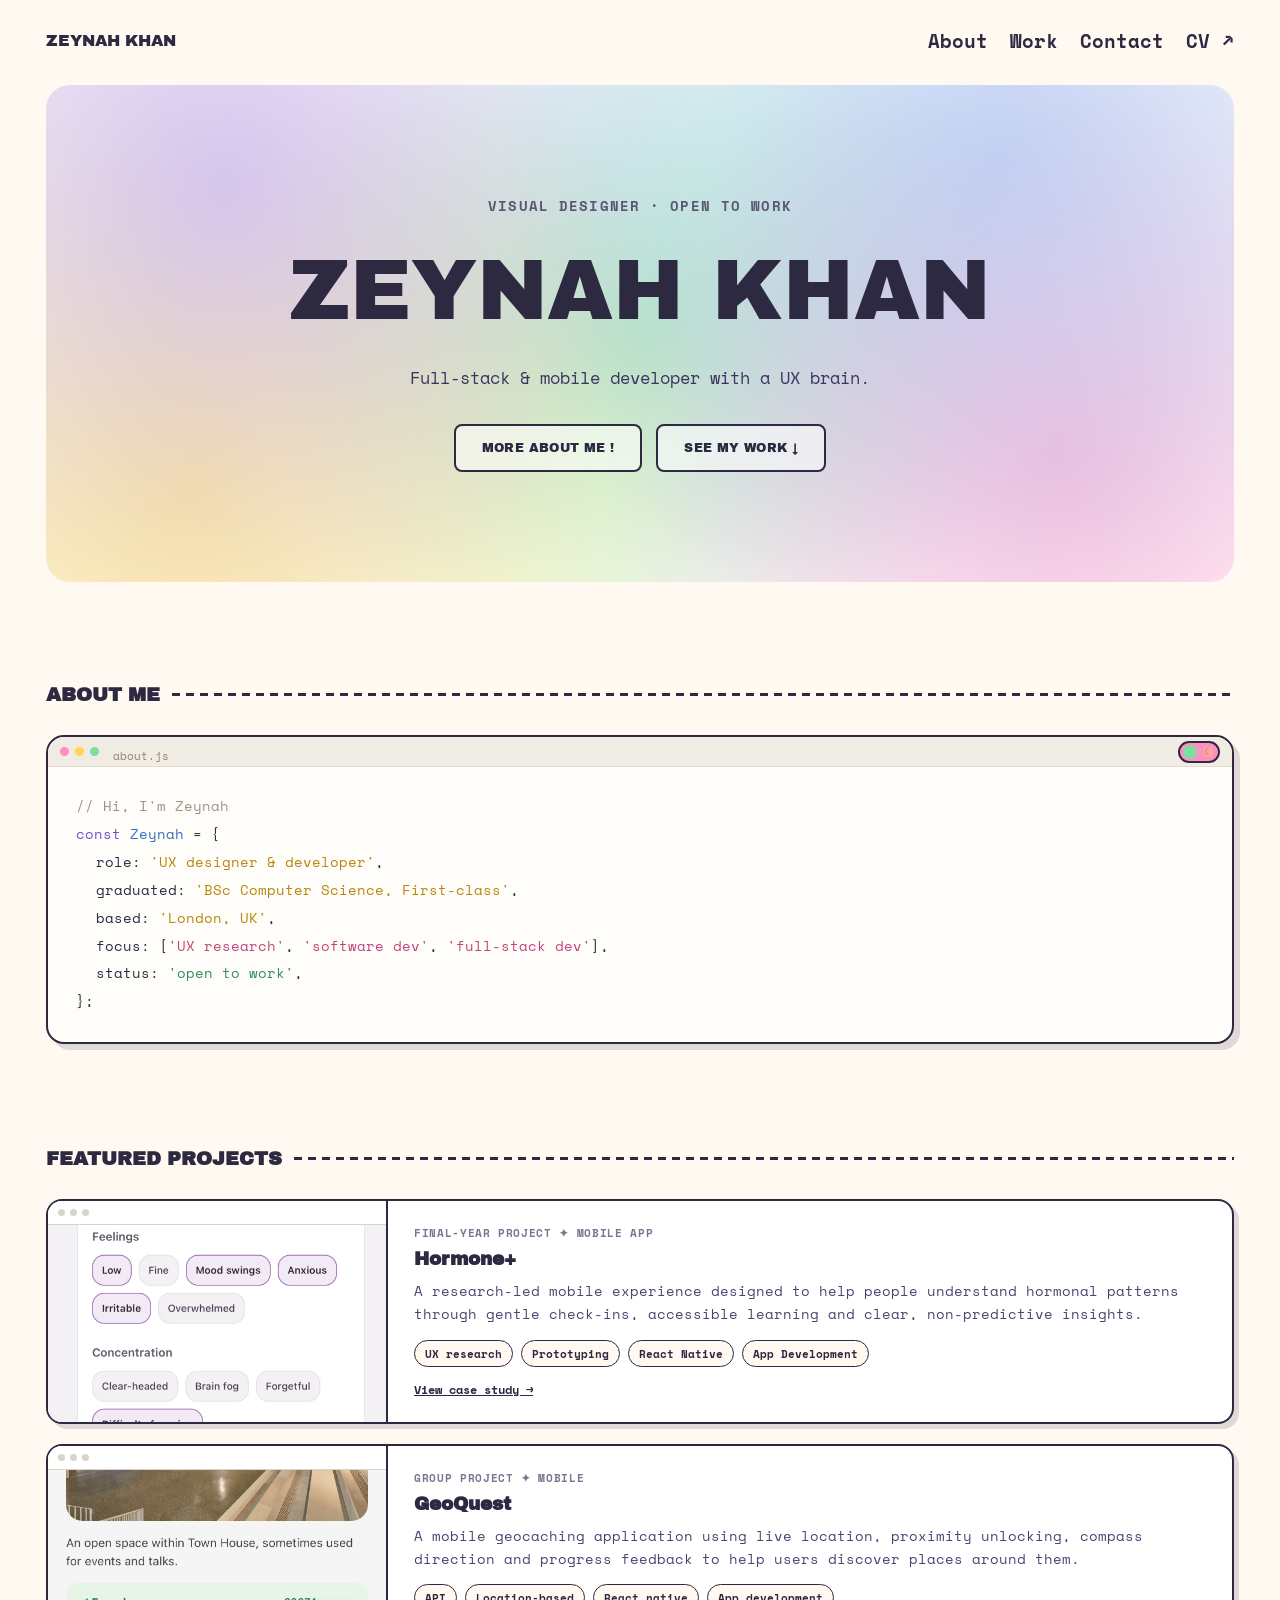
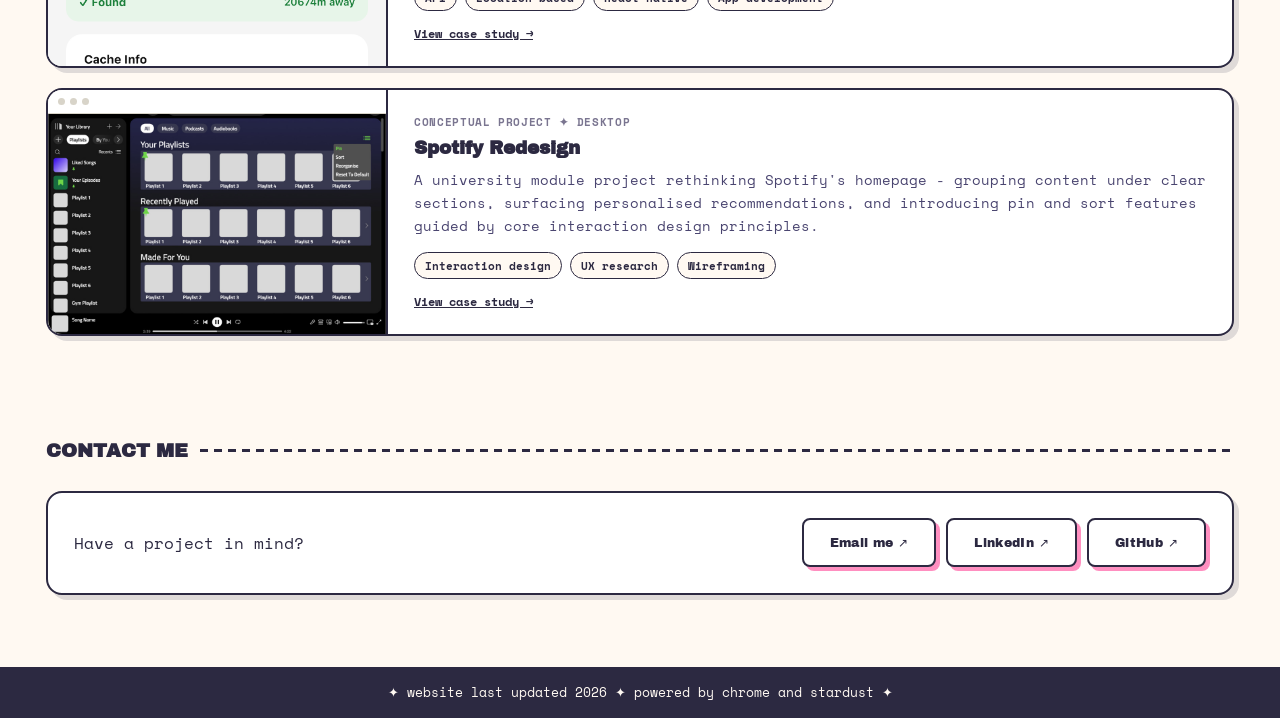
<file: index.html>
<!DOCTYPE html>
<html lang="en">
<head>
<meta charset="UTF-8">
<meta name="viewport" content="width=device-width, initial-scale=1.0">
<title>ZEYNAH KHAN</title>
<link rel="preconnect" href="https://fonts.googleapis.com">
<link href="https://fonts.googleapis.com/css2?family=Beau+Rivage&family=Archivo+Black&family=Space+Mono:wght@400;700&display=swap" rel="stylesheet">
<link rel="stylesheet" href="css/style.css">
<link rel="icon" type="image/png" href="portfolio-icon.png">
</head>
<body>
  <a href="#main" style="position:absolute; left:-9999px; top:0; background:var(--ink); color:var(--cream); padding:10px 16px; z-index:100;" onfocus="this.style.left='10px'" onblur="this.style.left='-9999px'">Skip to main content</a>
<div class="wrap" id="main">
  <nav class="nav">
    <span class="nav-mark">ZEYNAH KHAN</span>
    <div class="nav-links"><a href="#About">About</a><a href="#Work">Work</a><a href="#Contact">Contact</a><a href="assets/cv/ZeynahKhan_CV.pdf">CV ↗</a></div>
  </nav>

  <div class="hero-frame">
    <div class="hero-body">
      <p class="eyebrow" style="font-size: 14px;">VISUAL DESIGNER · OPEN TO WORK</p>
      <h1>ZEYNAH KHAN</h1>
      <p class="lede">Full-stack & mobile developer with a UX brain.</p>
      <div class="hero-actions">
        <a class="btn btn-tr" href="#About">MORE ABOUT ME !</a>
        <a class="btn btn-tr" href="#Work">SEE MY WORK ↓</a>
      </div>
    </div>
  </div>

  <section class="section" id="About">
    <div class="section-title"><h2>ABOUT ME</h2><span class="rule"></span></div>
      <div class="code-card" id="aboutCodeCard">
        <div class="code-bar">
          <span></span><span></span><span></span>
          <span class="filename">about.js</span>
          <button class="theme-toggle" id="themeToggle" aria-pressed="false" aria-label="Toggle dark mode for this code editor">
            <span class="toggle-track">
              <span class="toggle-icon toggle-icon-sun">☀</span>
              <span class="toggle-icon toggle-icon-moon">☾</span>
              <span class="toggle-thumb"></span>
            </span>
          </button>
        </div>
        <div class="code-body">
          <p class="code-comment">// Hi, I'm Zeynah</p>
          <p><span class="code-keyword">const</span> <span class="code-var">Zeynah</span> = {</p>
          <p class="indent">role: <span class="code-string">'UX designer & developer'</span>,</p>
          <p class="indent">graduated: <span class="code-string">'BSc Computer Science, First-class'</span>,</p>
          <p class="indent">based: <span class="code-string">'London, UK'</span>,</p>
          <p class="indent">focus: [<span class="code-tag">'UX research'</span>, <span class="code-tag">'software dev'</span>, <span class="code-tag">'full-stack dev'</span>],</p>
          <p class="indent">status: <span class="code-status">'open to work'</span>,</p>
          <p>};</p>
        </div>
      </div>
  </section>

  <section class="section" id="Work">
    <div class="section-title"><h2>FEATURED PROJECTS</h2><span class="rule"></span></div>
    <div class="cards">

      <a class="card-link" href="/pages/hormone-plus.html">
      <article class="card">
        <div class="browser">
          <div class="browser-bar"><span></span><span></span><span></span></div>
          <div class="browser-screen"><img src="./assets/images/hormone-plus/log-symptoms.png" alt="Hormone+ app screenshot"></div>
        </div>
        <div class="card-body">
          <span class="card-tag">Final-Year Project ✦ Mobile app</span>
          <h3>Hormone+</h3>
          <p>A research-led mobile experience designed to help people understand hormonal patterns through gentle check-ins, accessible learning and clear, non-predictive insights.</p>
          <div class="card-meta"><span class="meta-chip">UX research</span><span class="meta-chip">Prototyping</span><span class="meta-chip">React Native</span><span class="meta-chip">App Development</span></div>
          <span class="card-cta">View case study →</span>
        </div>
      </article>
      </a>

      <a class="card-link" href="/pages/geoquest.html">
      <article class="card">
        <div class="browser">
          <div class="browser-bar"><span></span><span></span><span></span></div>
          <div class="browser-screen"><img src="./assets/images/geoquest/cache.jpg" alt="Hormone+ app screenshot"></div>
        </div>
        <div class="card-body">
          <span class="card-tag">Group Project ✦ Mobile</span>
          <h3>GeoQuest</h3>
          <p>A mobile geocaching application using live location, proximity unlocking, compass direction and progress feedback to help users discover places around them.</p>
          <div class="card-meta"><span class="meta-chip">API</span><span class="meta-chip">Location-based</span><span class="meta-chip">React native</span><span class="meta-chip">App development</span></div>
          <span class="card-cta">View case study →</span>
        </div>
      </article>
    </a>

      <a class="card-link" href="/pages/spotify-redesign.html">
      <article class="card">
        <div class="browser">
          <div class="browser-bar"><span></span><span></span><span></span></div>
          <div class="browser-screen"><img src="./assets/images/spotify-redesign/pin-menu.jpg" alt="Hormone+ app screenshot"></div>
        </div>
        <div class="card-body">
          <span class="card-tag">Conceptual Project ✦ Desktop</span>
          <h3>Spotify Redesign</h3>
          <p>A university module project rethinking Spotify's homepage - grouping content under clear sections, surfacing personalised recommendations, and introducing pin and sort features guided by core interaction design principles.</p>
          <div class="card-meta"><span class="meta-chip">Interaction design</span><span class="meta-chip">UX research</span><span class="meta-chip">Wireframing</span></div>
          <span class="card-cta">View case study →</span>
        </div>
      </article>
    </a>
    </div>
  </section>

  <section class="section" id="Contact">
    <div class="section-title"><h2>CONTACT ME</h2><span class="rule"></span></div>
    <div class="contact-bar">
      <p>Have a project in mind?</p>
      <div class="contact-actions">
        <a class="btn btn-ghost" href="mailto:zeynahkhan.dev@outlook.com">Email me ↗</a>
        <a class="btn btn-ghost" href="https://www.linkedin.com/in/zeynah-khan" target="_blank" rel="noopener">LinkedIn ↗</a>
        <a class="btn btn-ghost" href="https://github.com/zeynah-khan" target="_blank" rel="noopener">GitHub ↗</a>
      </div>
    </div>
  </section>
</div>
<footer>✦ website last updated 2026 ✦ powered by chrome and stardust ✦</footer>
<script>
  var themeToggle = document.getElementById('themeToggle');
  var codeCard = document.getElementById('aboutCodeCard');
  themeToggle.addEventListener('click', function(){
    var isDark = codeCard.classList.toggle('dark-mode');
    themeToggle.setAttribute('aria-pressed', isDark);
  });
</script>
</body>
</html>
</file>
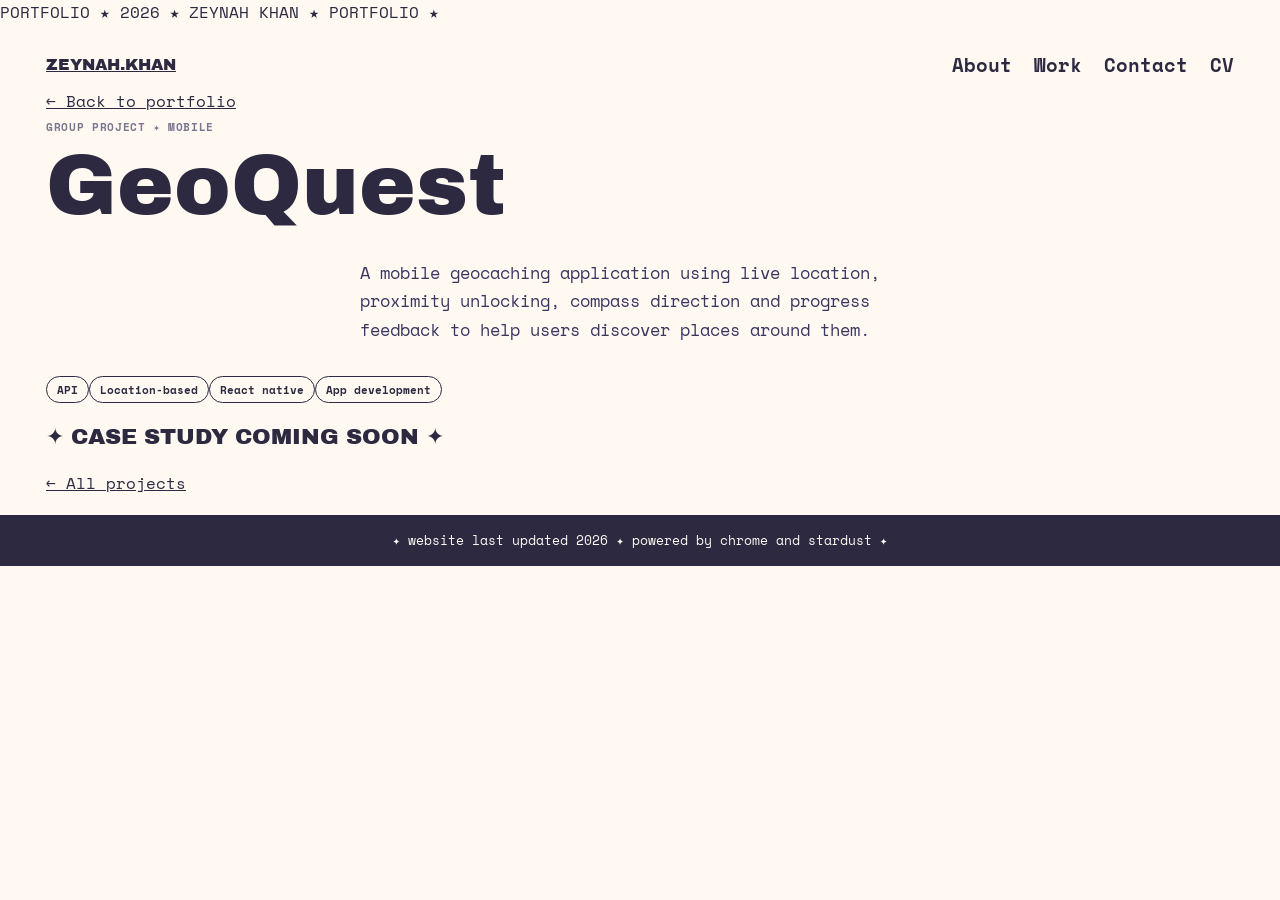
<file: pages/geoquest.html>
<!DOCTYPE html>
<html lang="en">
<head>
<meta charset="UTF-8">
<meta name="viewport" content="width=device-width, initial-scale=1.0">
<title>PROJECT NAME — ZEYNAH.KHAN</title>
<link rel="preconnect" href="https://fonts.googleapis.com">
<link href="https://fonts.googleapis.com/css2?family=Beau+Rivage&family=Archivo+Black&family=Space+Mono:wght@400;700&display=swap" rel="stylesheet">
<link rel="stylesheet" href="../css/style.css">
</head>
<body>
<div class="corner-ribbon">PORTFOLIO ★ 2026 ★ ZEYNAH KHAN ★ PORTFOLIO ★</div>

<div class="wrap">
  <nav class="nav">
    <a class="nav-mark" href="../index.html">ZEYNAH.KHAN</a>
    <div class="nav-links"><a href="../index.html#About">About</a><a href="../index.html#Work">Work</a><a href="../index.html#Contact">Contact</a><a href="../assets/cv/ZeynahKhan_CV.pdf">CV</a></div>
  </nav>

  <a class="back-link" href="../index.html">← Back to portfolio</a>

  <header class="case-hero">
    <span class="card-tag">Group Project ✦ Mobile</span>
    <h1>GeoQuest</h1>
    <p class="lede">A mobile geocaching application using live location, proximity unlocking, compass direction and progress feedback to help users discover places around them.</p>
    <div class="case-meta">
        <span class="meta-chip">API</span><span class="meta-chip">Location-based</span><span class="meta-chip">React native</span><span class="meta-chip">App development</span>
    </div>
  </header>

  <section class="case-block">
    <p class="sub" style="font-family:'Archivo Black'; font-size:1.4rem;">✦ CASE STUDY COMING SOON ✦</p>
  </section>

  <div class="case-nav">
    <a href="../index.html#Work">← All projects</a>
  </div>
</div>
<footer>✦ website last updated 2026 ✦ powered by chrome and stardust ✦</footer>
</body>
</html>
</file>
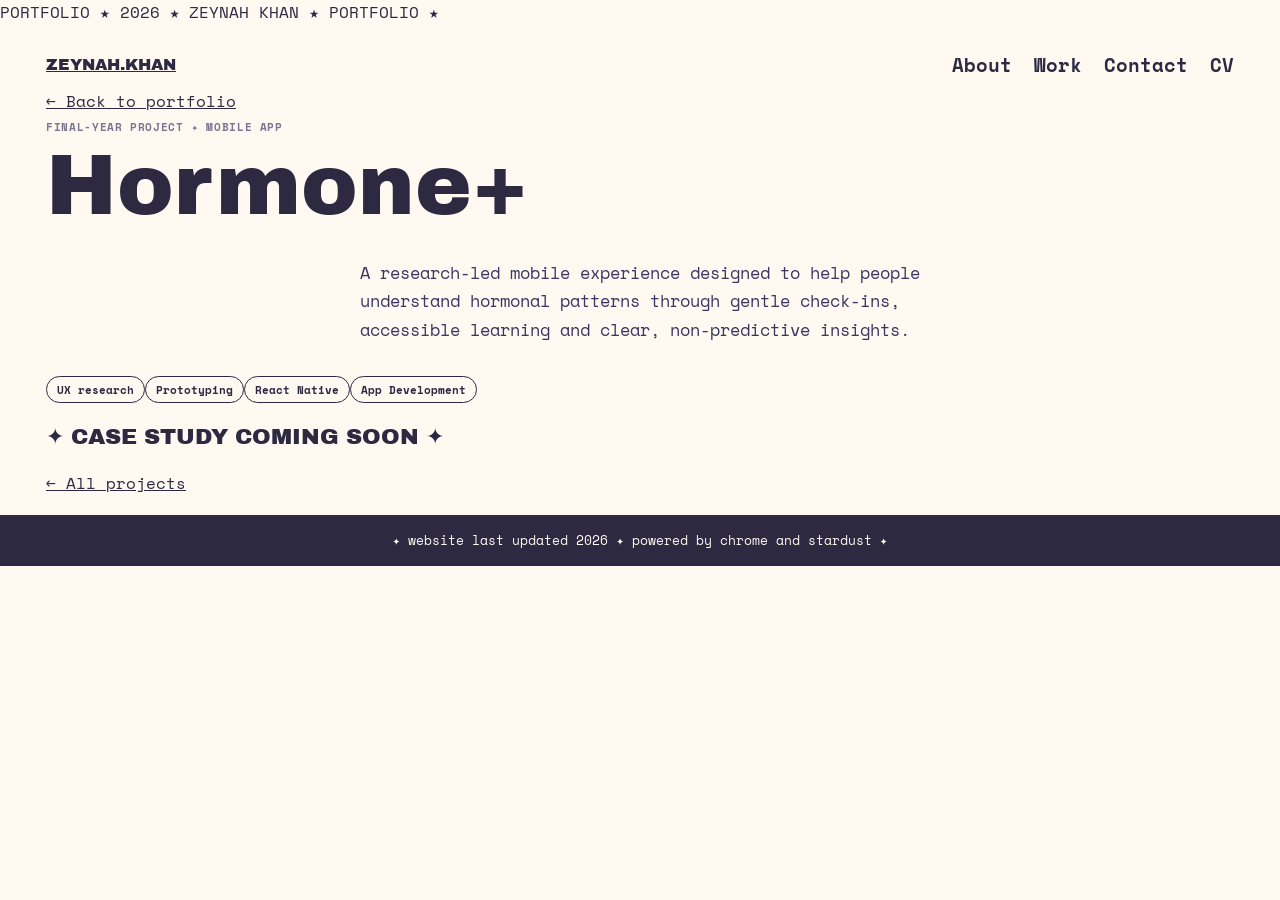
<file: pages/hormone-plus.html>
<!DOCTYPE html>
<html lang="en">
<head>
<meta charset="UTF-8">
<meta name="viewport" content="width=device-width, initial-scale=1.0">
<title>PROJECT NAME — ZEYNAH.KHAN</title>
<link rel="preconnect" href="https://fonts.googleapis.com">
<link href="https://fonts.googleapis.com/css2?family=Beau+Rivage&family=Archivo+Black&family=Space+Mono:wght@400;700&display=swap" rel="stylesheet">
<link rel="stylesheet" href="../css/style.css">
</head>
<body>
<div class="corner-ribbon">PORTFOLIO ★ 2026 ★ ZEYNAH KHAN ★ PORTFOLIO ★</div>

<div class="wrap">
    <nav class="nav">
      <a class="nav-mark" href="../index.html">ZEYNAH.KHAN</a>
      <div class="nav-links"><a href="../index.html#About">About</a><a href="../index.html#Work">Work</a><a href="../index.html#Contact">Contact</a><a href="../assets/cv/ZeynahKhan_CV.pdf">CV</a></div>
    </nav>
  
  <a class="back-link" href="../index.html">← Back to portfolio</a>

  <header class="case-hero">
    <span class="card-tag">Final-Year Project ✦ Mobile app</span>
    <h1>Hormone+</h1>
    <p class="lede">A research-led mobile experience designed to help people understand hormonal patterns through gentle check-ins, accessible learning and clear, non-predictive insights.</p>
    <div class="case-meta">
        <span class="meta-chip">UX research</span><span class="meta-chip">Prototyping</span><span class="meta-chip">React Native</span><span class="meta-chip">App Development</span>
    </div>
  </header>

  <section class="case-block">
    <p class="sub" style="font-family:'Archivo Black'; font-size:1.4rem;">✦ CASE STUDY COMING SOON ✦</p>
  </section>

  <div class="case-nav">
    <a href="../index.html#Work">← All projects</a>
  </div>
</div>
<footer>✦ website last updated 2026 ✦ powered by chrome and stardust ✦</footer>
</body>
</html>
</file>
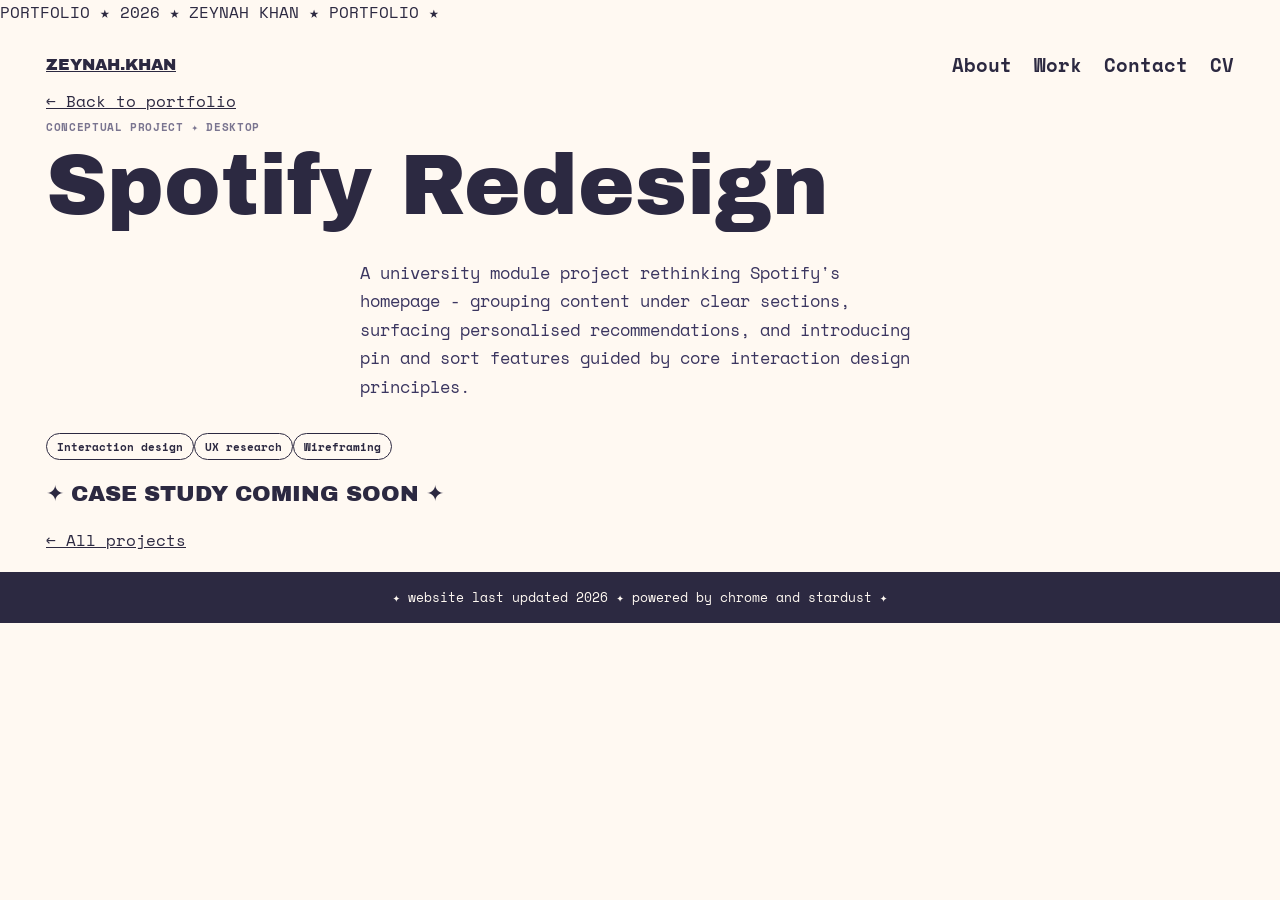
<file: pages/spotify-redesign.html>
<!DOCTYPE html>
<html lang="en">
<head>
<meta charset="UTF-8">
<meta name="viewport" content="width=device-width, initial-scale=1.0">
<title>PROJECT NAME — ZEYNAH.KHAN</title>
<link rel="preconnect" href="https://fonts.googleapis.com">
<link href="https://fonts.googleapis.com/css2?family=Beau+Rivage&family=Archivo+Black&family=Space+Mono:wght@400;700&display=swap" rel="stylesheet">
<link rel="stylesheet" href="../css/style.css">
</head>
<body>
<div class="corner-ribbon">PORTFOLIO ★ 2026 ★ ZEYNAH KHAN ★ PORTFOLIO ★</div>

<div class="wrap">
    <nav class="nav">
      <a class="nav-mark" href="../index.html">ZEYNAH.KHAN</a>
      <div class="nav-links"><a href="../index.html#About">About</a><a href="../index.html#Work">Work</a><a href="../index.html#Contact">Contact</a><a href="../assets/cv/ZeynahKhan_CV.pdf">CV</a></div>
    </nav>

  <a class="back-link" href="../index.html">← Back to portfolio</a>

  <header class="case-hero">
    <span class="card-tag">Conceptual Project ✦ Desktop</span>
    <h1>Spotify Redesign</h1>
    <p class="lede">A university module project rethinking Spotify's homepage - grouping content under clear sections, surfacing personalised recommendations, and introducing pin and sort features guided by core interaction design principles.</p>
    <div class="case-meta">
        <span class="meta-chip">Interaction design</span><span class="meta-chip">UX research</span><span class="meta-chip">Wireframing</span>
    </div>
  </header>

  <section class="case-block">
    <p class="sub" style="font-family:'Archivo Black'; font-size:1.4rem;">✦ CASE STUDY COMING SOON ✦</p>
  </section>

  <div class="case-nav">
    <a href="../index.html#Work">← All projects</a>
  </div>
</div>
<footer>✦ website last updated 2026 ✦ powered by chrome and stardust ✦</footer>
</body>
</html>
</file>
<file: css/style.css>
:root{
    --cream:#FFF9F2; --ink:#2c2941;
    --sky:#8FB8F0; --mint:#7FDDA0; --butter:#FFD84D; --pink:#FF8FC0; --lilac:#B39DFF;
    --paper:#FFFFFF; --grey:#E7E4DC;
  }
  *{box-sizing:border-box;}
  html{scroll-behavior:smooth;}
  body{margin:0; background:var(--cream); color:var(--ink); font-family:'Space Mono', monospace; position:relative; overflow-x:hidden;}
  a{color:inherit;}
  :focus-visible{outline:2px solid var(--ink); outline-offset:3px;}
  @media (prefers-reduced-motion: reduce){ *{animation:none !important;} }

  .wrap{max-width:1240px; margin:0 auto; padding:0 26px; position:relative; z-index:3;}

  .star8{position:absolute; clip-path:polygon(50% 0%,61% 35%,100% 50%,61% 65%,50% 100%,39% 65%,0% 50%,39% 35%);}

  .nav{display:flex; justify-content:space-between; align-items:center; padding:26px 0 10px;}
  .nav-mark{font-family:'Archivo Black'; font-size:1rem;}
  .nav-links{display:flex; gap:22px; font-size:1.2rem; font-weight:700;}
  .nav-links a{text-decoration:none;}
  .nav-links a:hover{color:var(--pink);}

  .hero-frame{
    border-radius:24px; overflow:hidden; margin:20px 0 50px;
  }
  .hero-body{
    position:relative;
    background:
      radial-gradient(circle at 15% 20%, color-mix(in srgb, var(--lilac) 55%, transparent) 0%, transparent 45%),
      radial-gradient(circle at 80% 15%, color-mix(in srgb, var(--sky) 55%, transparent) 0%, transparent 48%),
      radial-gradient(circle at 85% 75%, color-mix(in srgb, var(--pink) 55%, transparent) 0%, transparent 42%),
      radial-gradient(circle at 12% 82%, color-mix(in srgb, var(--butter) 55%, transparent) 0%, transparent 48%),
      radial-gradient(circle at 50% 50%, color-mix(in srgb, var(--mint) 55%, transparent) 0%, transparent 60%),
      var(--paper);
    padding:110px 40px; text-align:center;
  }
  h1{
    font-family:'Archivo Black'; font-size:85px; margin:0 0 6px; line-height:1.15; font-weight:10;
  }
  .eyebrow{font-size:.75rem; letter-spacing:.08em; color:#5A5570; margin:0 0 26px; font-weight:700;}
  .lede{max-width:560px; margin:24px auto 32px; font-size:1.05rem; line-height:1.7; color:#3B3660;}
  .hero-actions{display:flex; gap:14px; justify-content:center; flex-wrap:wrap;}
  
  .btn-tr{
    background:rgba(255,255,255,0.55);
    backdrop-filter:blur(8px);
    -webkit-backdrop-filter:blur(8px);
    color:var(--ink);
    box-shadow:none;
  }
  .btn-tr:hover{
    background:rgba(255,255,255,0.75);
  }

  .btn{font-family:'Archivo Black'; font-size:.78rem; letter-spacing:.03em; text-decoration:none; padding:15px 26px; border-radius:8px; display:inline-block; border:2px solid var(--ink);}
  .btn-ghost{background:var(--paper); color:var(--ink); box-shadow:4px 4px 0 var(--pink);}
  .btn-ghost:hover{transform:translate(-2px,-2px); box-shadow:6px 6px 0 var(--pink);}

  .section{padding:52px 0;}
  .section-title{display:flex; align-items:center; gap:12px; margin-bottom:30px;}
  .section-title h2{font-family:'Archivo Black'; font-size:1.2rem; margin:0;}
  .section-title .rule{flex:1; height:3px; background:repeating-linear-gradient(90deg, var(--ink) 0 8px, transparent 8px 14px);}
  .section-title .count{font-size:.75rem; color:#7A7590; font-weight:700;}

  .panel{background:var(--paper); border:2px solid var(--ink); border-radius:18px; padding:30px; box-shadow:6px 6px 0 rgba(33,29,58,0.14);}

  .about-grid{display:grid; grid-template-columns:200px 1fr; gap:40px; align-items:center;}
  .halftone-frame{
    aspect-ratio:1/1; border-radius:14px; border:2px solid var(--ink);
    background: radial-gradient(circle, var(--ink) 1.6px, transparent 1.6px) 0 0/7px 7px, var(--pink);
  }
  .about-grid p{color:#3B3660; font-size:.94rem; line-height:1.75; margin:0 0 16px;}
  .stickers{display:flex; flex-wrap:wrap; gap:12px;}
  .sticker{font-weight:700; font-size:.8rem; padding:9px 16px; border-radius:100px; border:2px solid var(--ink); box-shadow:3px 3px 0 var(--ink);}
  .sticker:nth-child(1){background:var(--pink);}
  .sticker:nth-child(2){background:var(--mint);}
  .sticker:nth-child(3){background:var(--butter);}
  .sticker:nth-child(4){background:var(--sky);}

  .cards{display:flex; flex-direction:column; gap:20px;}
  .card{
    background:var(--paper); border:2px solid var(--ink); border-radius:16px; overflow:hidden;
    box-shadow:5px 5px 0 rgba(33,29,58,0.14); transition:transform .15s, box-shadow .15s;
    display:grid; grid-template-columns:340px 1fr;
  }
  .card:hover{transform:translate(-3px,-3px); box-shadow:8px 8px 0 rgba(33,29,58,0.18);}
  .browser{
    background:var(--grey); border-right:2px solid var(--ink); position:relative; min-height:170px;
  }
  .browser-bar{
    height:24px; background:var(--paper); border-bottom:1px solid #D8D4C9; display:flex; align-items:center; gap:5px; padding:0 10px;
  }
  .browser-bar span{width:7px; height:7px; border-radius:50%; background:#D8D4C9;}
  .browser-screen{
    position:absolute; inset:24px 0 0 0; display:flex; align-items:center; justify-content:center;
  }
  .browser-screen .accent-mark{
    width:56px; height:56px; border-radius:14px; opacity:.9;
  }
  .card:nth-child(1) .accent-mark{background:linear-gradient(135deg,var(--pink),var(--butter));}
  .card:nth-child(2) .accent-mark{background:linear-gradient(135deg,var(--sky),var(--lilac));}
  .card:nth-child(3) .accent-mark{background:linear-gradient(135deg,var(--mint),var(--butter));}

  .card-body{padding:24px 26px; display:flex; flex-direction:column; justify-content:center;}
  .card-tag{font-size:.68rem; font-weight:700; letter-spacing:.06em; color:#7A7590; margin-bottom:8px; text-transform:uppercase;}
  .card h3{font-family:'Archivo Black'; font-size:1.15rem; margin:0 0 10px;}
  .card p{font-size:.88rem; color:#4A4570; margin:0 0 14px; line-height:1.65;}
  .card-meta{display:flex; gap:8px; flex-wrap:wrap;}
  .meta-chip{font-size:.7rem; font-weight:700; padding:4px 10px; border-radius:100px; border:1.5px solid var(--ink); background:var(--cream);}

  .skill-cloud{display:flex; flex-wrap:wrap; gap:14px;}
  .skill-cloud .sticker{font-size:.85rem; padding:11px 20px;}
  .skill-cloud .sticker:nth-child(5n+1){background:var(--sky);}
  .skill-cloud .sticker:nth-child(5n+2){background:var(--pink);}
  .skill-cloud .sticker:nth-child(5n+3){background:var(--butter);}
  .skill-cloud .sticker:nth-child(5n+4){background:var(--mint);}
  .skill-cloud .sticker:nth-child(5n+5){background:var(--lilac);}

  footer{background:var(--ink); color:var(--cream); text-align:center; font-size:.8rem; padding:16px 0; margin-top:20px;}

  @media (max-width:760px){
    .about-grid{grid-template-columns:1fr; text-align:center;}
    .halftone-frame{max-width:180px; margin:0 auto;}
    .card{grid-template-columns:1fr;}
    .browser{min-height:120px;}
    .nav-links{display:none;}
    .corner-ribbon{width:260px; font-size:.6rem;}
  }

.card-link{text-decoration:none; color:inherit; display:block;}
.card-cta{font-size:.75rem; font-weight:700; margin-top:14px; text-decoration:underline;}

.browser-screen img{
  width:100%; height:100%; object-fit:cover; display:block;
}

.code-card{
    border:2px solid var(--ink); border-radius:18px; background:#FFFDF9;
    overflow:hidden; box-shadow:6px 6px 0 rgba(33,29,58,0.14);
    transition:background-color .3s ease, border-color .3s ease;
  }
  .code-bar{
    height:30px; background:#F1ECE3; border-bottom:1px solid #E2DCD0;
    display:flex; align-items:center; gap:6px; padding:0 12px;
    transition:background-color .3s ease, border-color .3s ease;
  }
  .code-bar > span{width:9px; height:9px; border-radius:50%;}
  .code-bar span:nth-child(1){background:var(--pink);}
  .code-bar span:nth-child(2){background:var(--butter);}
  .code-bar span:nth-child(3){background:var(--mint);}
  .code-bar .filename{font-size:.7rem; color:#8A8378; margin-left:8px; flex:1;}
  .code-body{padding:26px 28px; font-size:.85rem; line-height:2.05; color:var(--ink); transition:color .3s ease;}
  .code-body p{margin:0;}
  .code-comment{color:#9A9488;}
  .code-keyword{color:#6C4FD1;}
  .code-var{color:#2E6FBF;}
  .code-string{color:#B8860B;}
  .code-tag{color:#C2447A;}
  .code-status{color:#2F8F5B;}
  .code-body p.indent{padding-left:20px;}

  .code-card.dark-mode{background:#211D3A; border-color:#211D3A;}
  .code-card.dark-mode .code-bar{background:#2E2A4A; border-bottom-color:#3A3660;}
  .code-card.dark-mode .code-bar .filename{color:#7A7590;}
  .code-card.dark-mode .code-body{color:var(--cream);}
  .code-card.dark-mode .code-comment{color:#7A7590;}
  .code-card.dark-mode .code-keyword{color:var(--lilac);}
  .code-card.dark-mode .code-var{color:var(--sky);}
  .code-card.dark-mode .code-string{color:var(--butter);}
  .code-card.dark-mode .code-tag{color:var(--pink);}
  .code-card.dark-mode .code-status{color:var(--mint);}

  .theme-toggle{
    background:none; border:none; padding:0; cursor:pointer; display:flex; align-items:center;
  }
  .toggle-track{
    width:42px; height:22px; border-radius:100px; border:2px solid var(--ink);
    background:#FFFDF9; position:relative; display:flex; align-items:center;
    transition:background-color .3s ease;
  }
  .toggle-icon{
    font-size:10px; position:absolute; top:50%; transform:translateY(-50%); line-height:1;
    color:var(--ink); transition:opacity .3s ease;
  }
  .toggle-icon-sun{left:5px; opacity:1;}
  .toggle-icon-moon{right:5px; opacity:.35;}
  .toggle-thumb{
    width:14px; height:14px; border-radius:50%; background:var(--ink);
    position:absolute; left:3px; transition:transform .3s ease;
  }
  .code-card.dark-mode .toggle-track{background:#2E2A4A;}
  .code-card.dark-mode .toggle-icon-sun{opacity:.35; color:var(--cream);}
  .code-card.dark-mode .toggle-icon-moon{opacity:1; color:var(--cream);}
  .code-card.dark-mode .toggle-thumb{transform:translateX(18px); background:var(--cream);}

  .contact-bar{
    background:var(--paper); border:2px solid var(--ink); border-radius:16px;
    padding:22px 26px; box-shadow:5px 5px 0 rgba(33,29,58,0.14);
    display:flex; align-items:center; justify-content:space-between;
    flex-wrap:wrap; gap:16px;
  }
  .contact-bar h2{
    font-family:'Beau Rivage'; font-size:1.6rem; margin:0; font-weight:400;
  }
  .contact-actions{display:flex; gap:10px; flex-wrap:wrap;}
</file>
